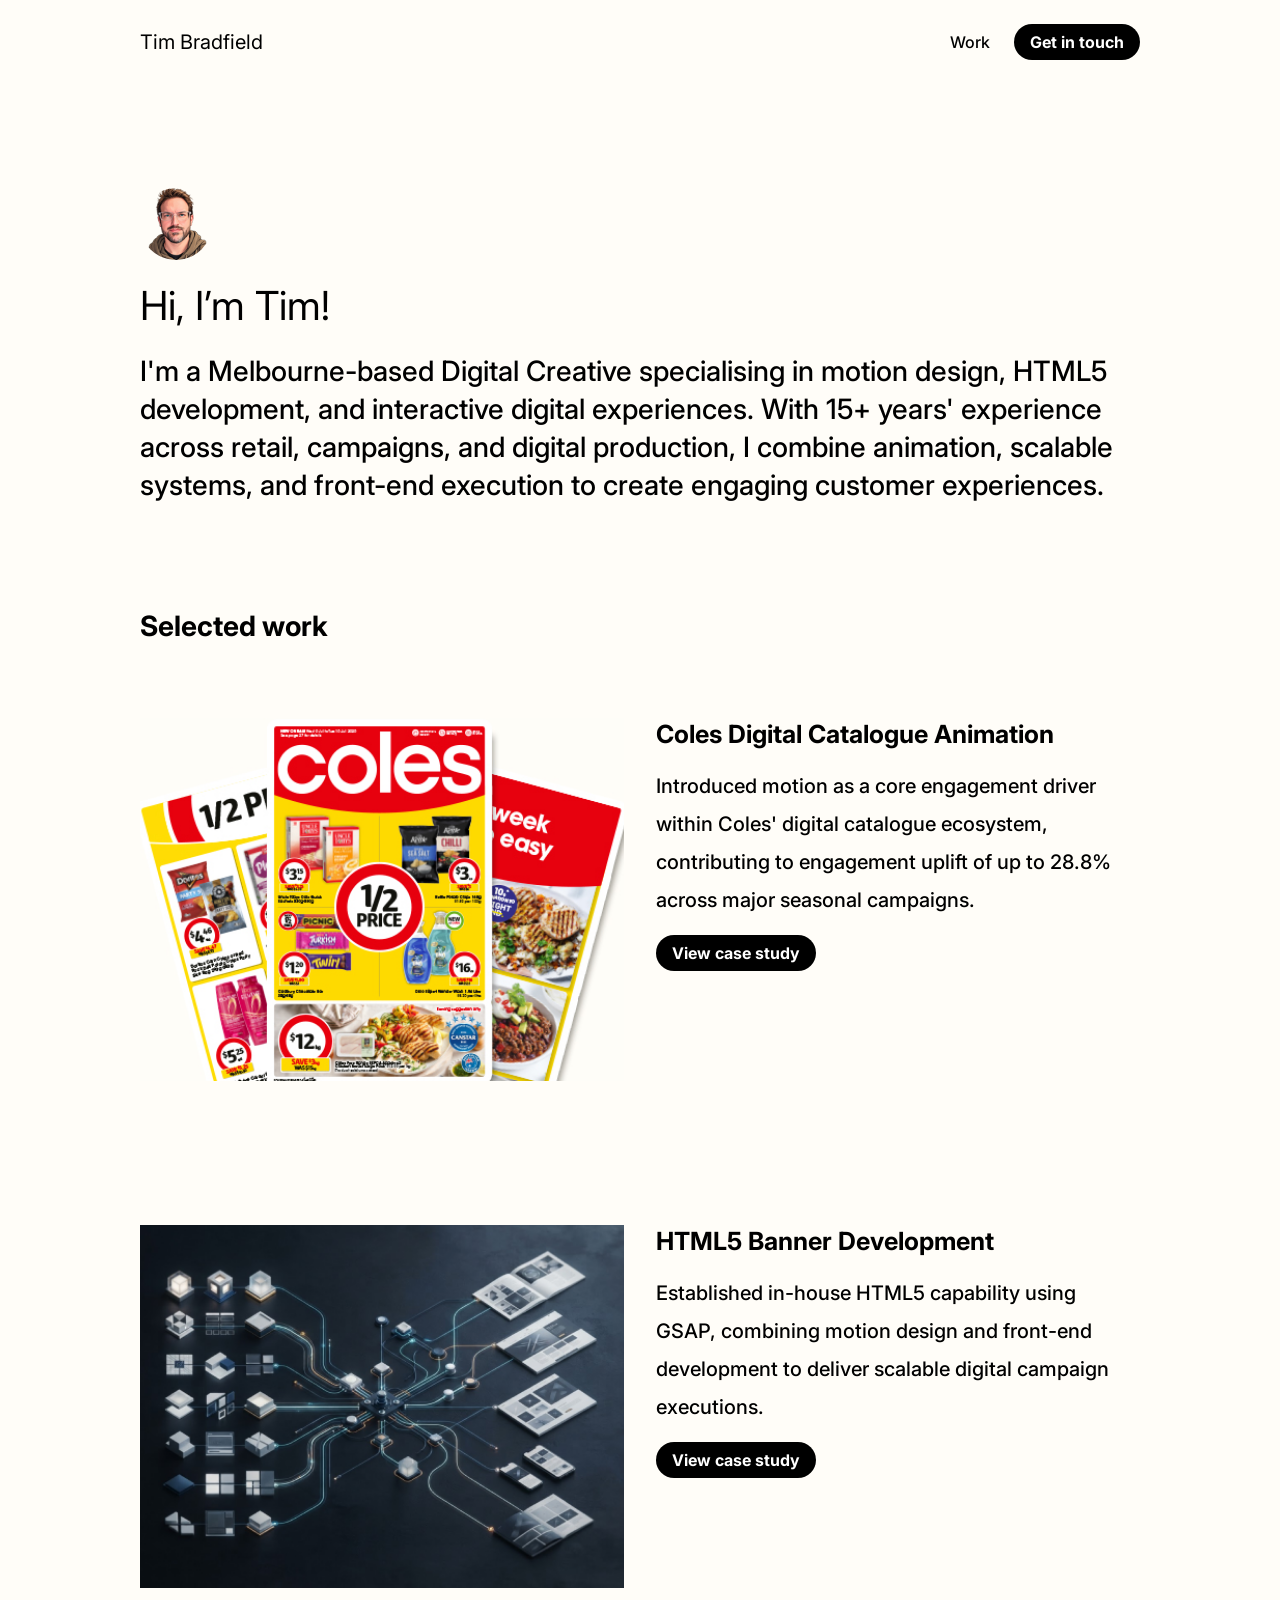
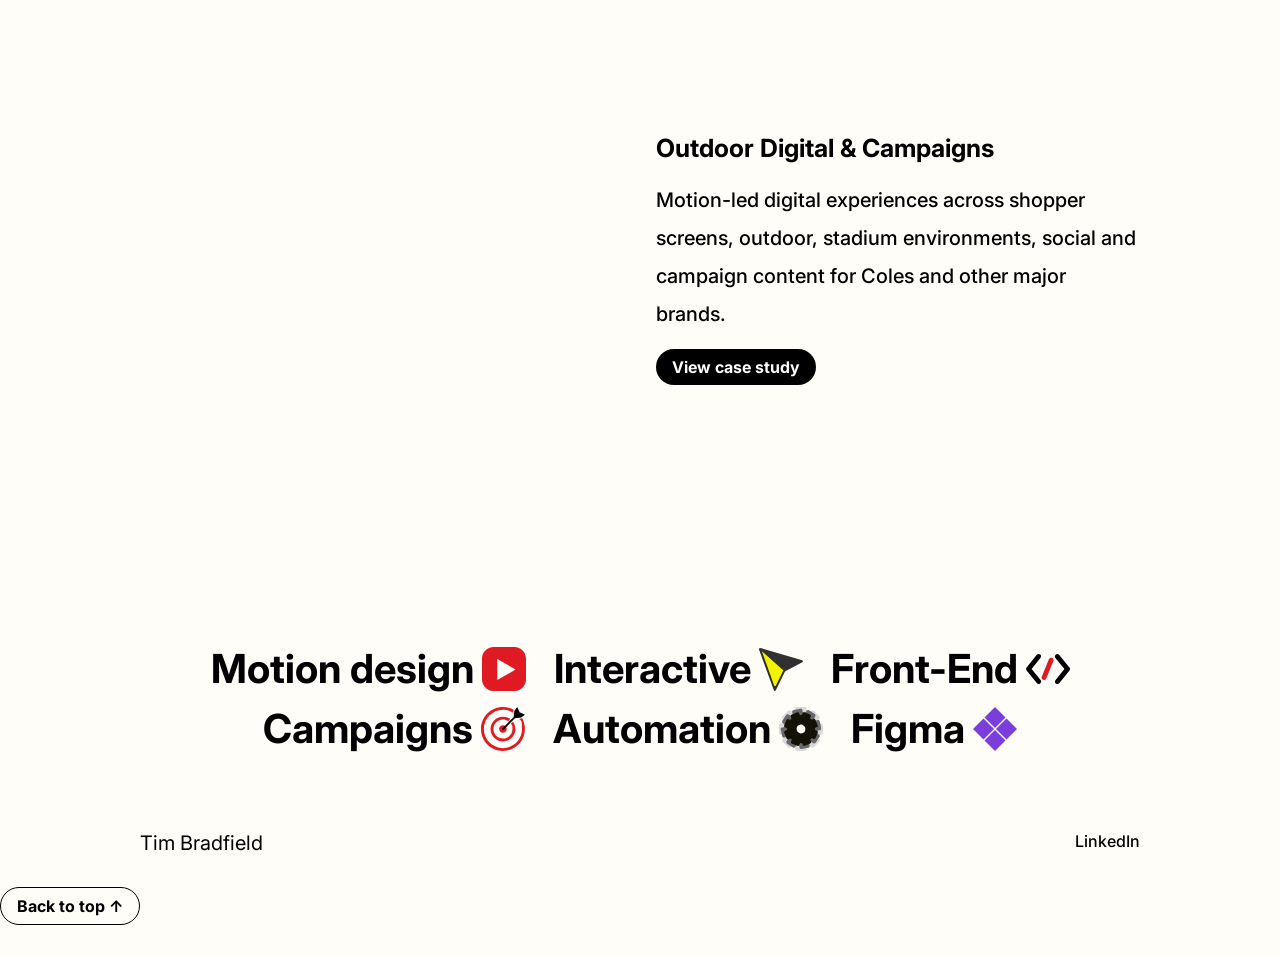
<file: index.html>
<!DOCTYPE html>
<html lang="en">
<head>
  <meta charset="UTF-8">
  <meta name="viewport" content="width=device-width, initial-scale=1.0">

  <meta
    name="description"
    content="Tim Bradfield — Digital Creative specialising in motion design, HTML5 development, interactive experiences and creative automation."
  >

  <title>Tim Bradfield — Digital Creative</title>

  <link
    rel="stylesheet"
    href="https://fonts.googleapis.com/css2?family=Inter:wght@400;500;600;700&display=swap"
  >

  <link rel="stylesheet" href="styles.css">
</head>

<body id="top">

  <header class="site-header">
    <div class="container site-header__inner">

      <a href="#top" class="site-header__logo">
        Tim Bradfield
      </a>

      <nav class="site-header__nav" aria-label="Main navigation">
        <a href="#work">Work</a>
        <a href="#contact" class="button button--primary">
          Get in touch
        </a>
      </nav>

    </div>
  </header>


  <main>

    <!-- Hero -->
    <section class="hero">
      <div class="container hero__inner">

        <img
          src="images/portrait.png"
          class="hero__portrait"
          alt="Tim"
        >

        <h1 class="hero__title">
          Hi, I’m Tim!
        </h1>

        <p class="hero__intro">
          I'm a Melbourne-based Digital Creative specialising in motion
          design, HTML5 development, and interactive digital experiences.
          With 15+ years' experience across retail, campaigns, and digital
          production, I combine animation, scalable systems, and front-end
          execution to create engaging customer experiences.
        </p>

      </div>
    </section>


    <!-- Work -->
    <section id="work" class="work">

      <div class="container">
        <h2 class="section-title">Selected work</h2>
      </div>


      <!-- Project: Catalogue -->
      <article class="project-card">

        <a
          href="case-studies/catalogue.html"
          class="container project-card__inner"
        >

          <img
            src="images/catalogue.jpg"
            class="project-card__media"
            alt="Catalogue animation"
          >

          <div class="project-card__content">

            <h3 class="project-card__title">
              Coles Digital Catalogue Animation
            </h3>

            <p class="project-card__description">
              Introduced motion as a core engagement driver within Coles'
              digital catalogue ecosystem, contributing to engagement uplift
              of up to 28.8% across major seasonal campaigns.
            </p>

            <span class="button button--primary">
              View case study
            </span>

          </div>

        </a>

      </article>


      <!-- Project: HTML5 -->
      <article class="project-card">

        <a
          href="case-studies/html5-banners.html"
          class="container project-card__inner"
        >

          <video
            class="project-card__media"
            autoplay
            muted
            loop
            playsinline
            aria-label="Coles digital catalogue animation"
            poster="/images/html5/poster.jpg"
          >
            <source
              src="videos/html5.mp4"
              type="video/mp4"
            >
          </video>

          <div class="project-card__content">

            <h3 class="project-card__title">
              HTML5 Banner Development
            </h3>

            <p class="project-card__description">
              Established in-house HTML5 capability using GSAP, combining
              motion design and front-end development to deliver scalable
              digital campaign executions.
            </p>

            <span class="button button--primary">
              View case study
            </span>

          </div>

        </a>

      </article>


      <!-- Project: Outdoor Digital & Campaigns -->
      <article class="project-card">

        <a
          href="case-studies/outdoor-digital.html"
          class="container project-card__inner"
        >

          <video
  class="project-card__media"
  autoplay
  muted
  loop
  playsinline
  aria-label="Remedy animated outdoor campaign"
>
  <source
    src="videos/remedyOutdoor1.mp4"
    type="video/mp4"
  >
</video>

          <div class="project-card__content">

            <h3 class="project-card__title">
              Outdoor Digital & Campaigns
            </h3>

            <p class="project-card__description">
              Motion-led digital experiences across shopper screens, outdoor,
              stadium environments, social and campaign content for Coles and
              other major brands.
            </p>

            <span class="button button--primary">
              View case study
            </span>

          </div>

        </a>

      </article>


    </section>


    <!-- Skills -->
    <section class="skills" aria-label="Skills">

      <div class="container skills__inner">

        <div class="skill">
          <span>Motion design</span>
          <img src="images/icon-motion.svg" alt="">
        </div>

        <div class="skill">
          <span>Interactive</span>
          <img src="images/icon-interactive.svg" alt="">
        </div>

        <div class="skill">
          <span>Front-End</span>
          <img src="images/icon-frontend.svg" alt="">
        </div>

        <div class="skill">
          <span>Campaigns</span>
          <img src="images/icon-campaigns.svg" alt="">
        </div>

        <div class="skill">
          <span>Automation</span>
          <img src="images/icon-automation.svg" alt="">
        </div>

        <div class="skill">
          <span>Figma</span>
          <img src="images/icon-figma.svg" alt="">
        </div>

      </div>

    </section>

  </main>


  <!-- Footer -->
  <footer id="contact" class="site-footer">

    <div class="container site-footer__inner">

      <p class="site-footer__name">Tim Bradfield</p>

      <div class="site-footer__contact">
        <a href="https://www.linkedin.com/in/tim-bradfield/" target="_blank" rel="noopener noreferrer">
          LinkedIn
        </a>
      </div>

    </div>

    <a href="#top" class="button button--secondary">
      Back to top ↑
    </a>

  </footer>

</body>
</html>
</file>
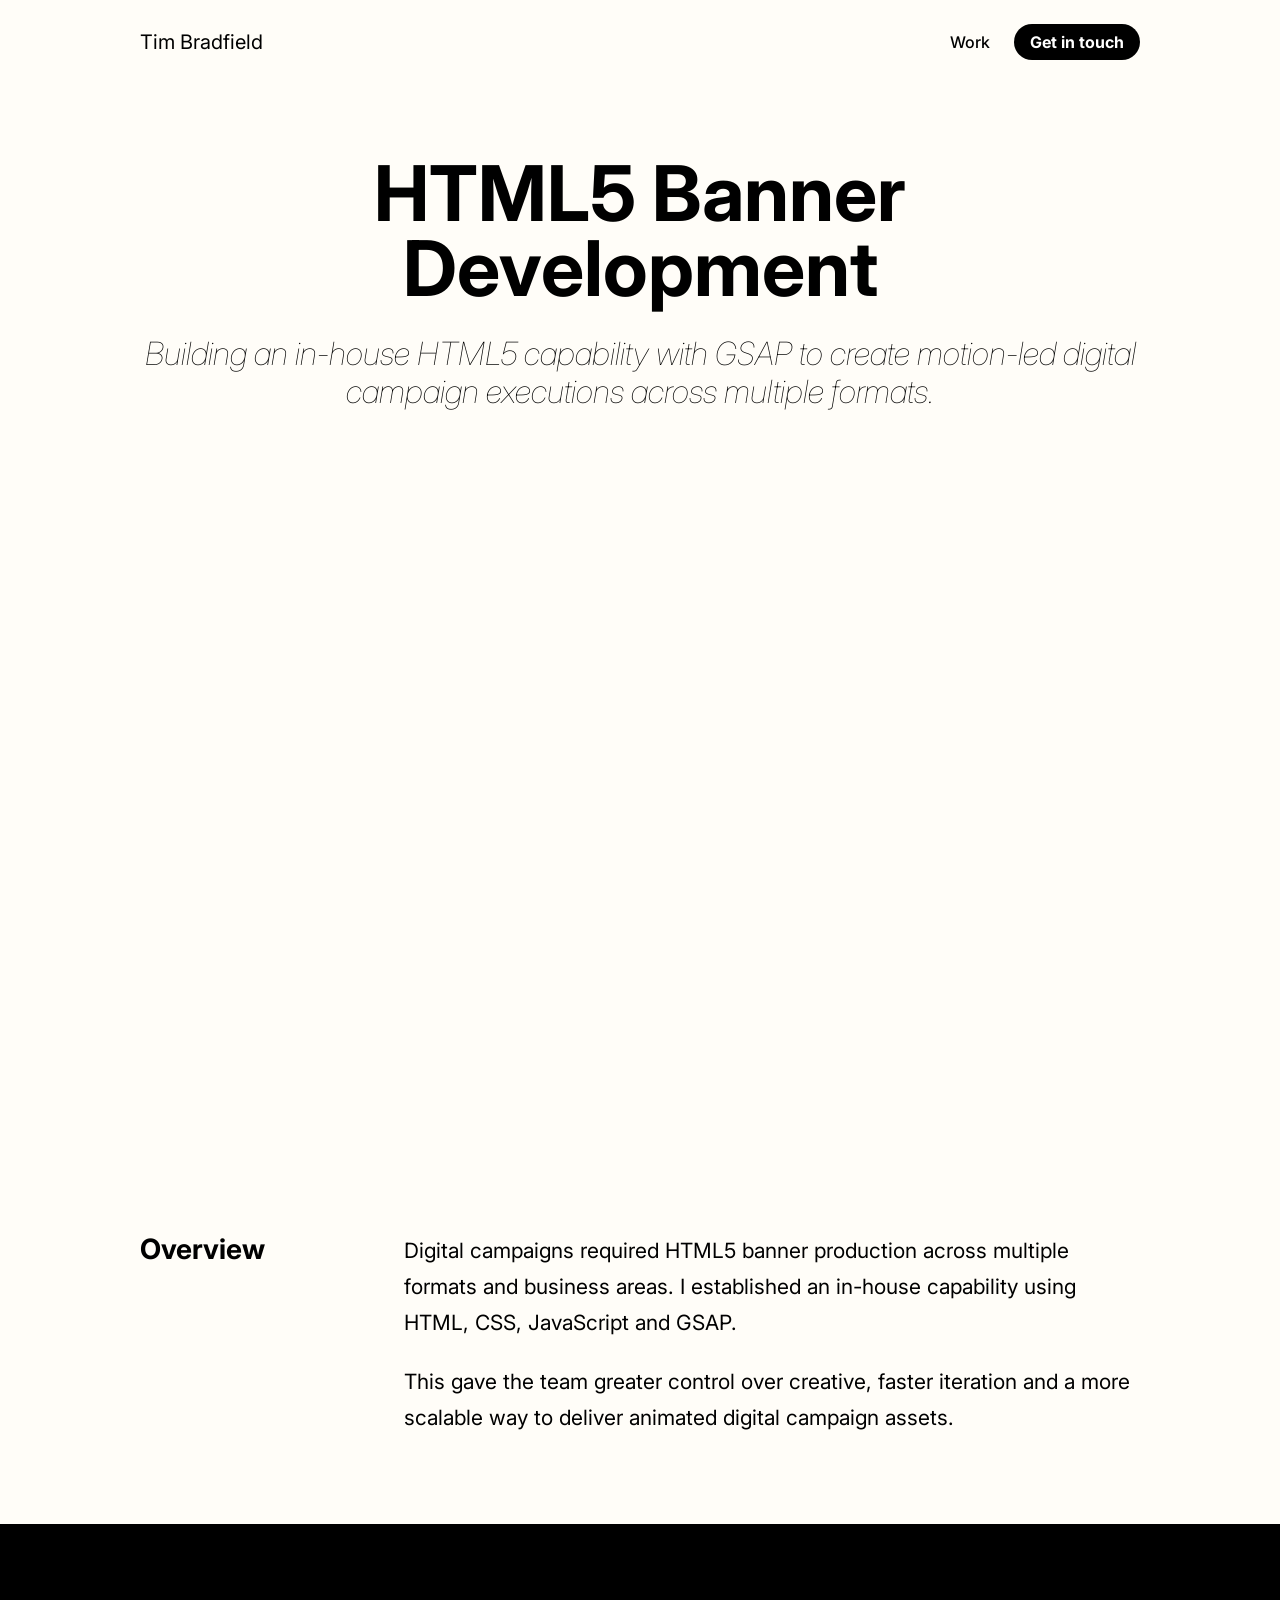
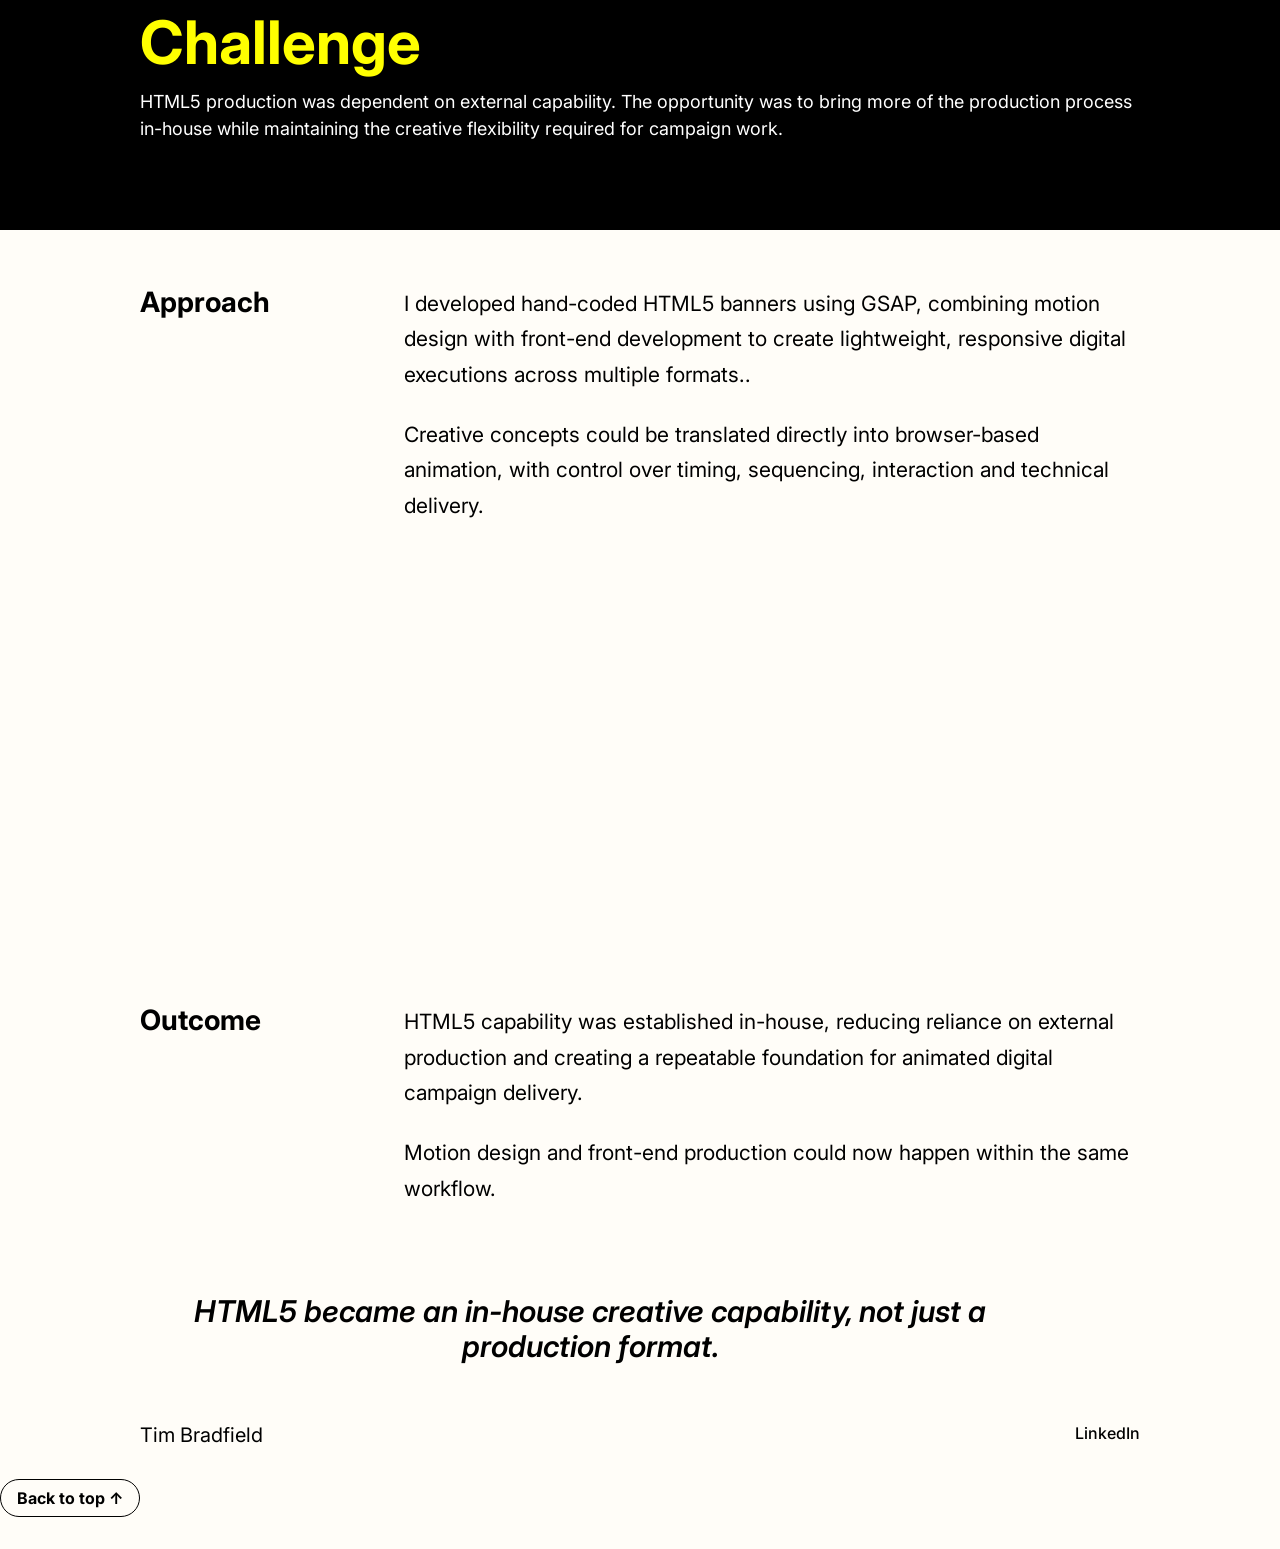
<file: case-studies/html5-banners.html>
<!DOCTYPE html>
<html lang="en">
<head>
  <meta charset="UTF-8">
  <meta name="viewport" content="width=device-width, initial-scale=1.0">

  <meta
    name="description"
    content="Coles HTML5 Banner Development — Tim Bradfield"
  >

  <title>HTML5 Banner Development — Tim Bradfield</title>

  <link
    rel="stylesheet"
    href="https://fonts.googleapis.com/css2?family=Inter:wght@400;500;600;700&display=swap"
  >

  <link rel="stylesheet" href="../styles.css">
</head>

<body>

  <!-- =====================================================
       HEADER
  ====================================================== -->

  <header class="site-header">
    <div class="container site-header__inner">

      <a href="../index.html" class="site-header__logo">
        Tim Bradfield
      </a>

      <nav class="site-header__nav">
        <a href="../index.html#work">Work</a>
        <a href="../index.html#contact" class="button button--primary">
          Get in touch
        </a>
      </nav>

    </div>
  </header>


  <main class="case-study">

    <!-- =====================================================
         HERO
    ====================================================== -->

    <section class="case-study-hero">

      <div class="container">


        <h1 class="case-study__title">
          HTML5 Banner Development
        </h1>

        <p class="case-study__lead">
          Building an in-house HTML5 capability with GSAP to create
          motion-led digital campaign executions across multiple formats.
        </p>

      </div>
      <div class="container">

       <div class="banner-grid">

  <div
    class="banner-frame banner-frame--portrait"
    data-width="300"
    data-height="600"
  >
    <iframe
      src="../banners/PorkSpareRibs/300x600/index.html"
      title="Pork Spare Ribs 300 by 600"
      scrolling="no"
    ></iframe>
  </div>

  <div
    class="banner-frame banner-frame--landscape"
    data-width="300"
    data-height="250"
  >
    <iframe
      src="../banners/PorkSpareRibs/300x250/index.html"
      title="Pork Spare Ribs 300 by 250"
      scrolling="no"
    ></iframe>
  </div>

  <div
    class="banner-frame banner-frame--wide"
    data-width="728"
    data-height="90"
  >
    <iframe
      src="../banners/PorkSpareRibs/728x90/index.html"
      title="Pork Spare Ribs 728 by 90"
      scrolling="no"
    ></iframe>
  </div>
  </div>

</div>

        </div>
      </div>

    </section>


    <!-- =====================================================
         OVERVIEW
    ====================================================== -->

    <section class="case-study-section">

      <div class="container case-study-layout">

        <div class="case-study-section__label">
          <h2>Overview</h2>
        </div>

        <div class="case-study-section__content">
          <p>
            Digital campaigns required HTML5 banner production across
            multiple formats and business areas. I established an
            in-house capability using HTML, CSS, JavaScript and GSAP.
          </p>

          <p>
             This gave the team greater control over creative, faster
             iteration and a more scalable way to deliver animated digital campaign assets.
          </p>

        </div>

      </div>

    </section>

    <!-- =====================================================
         CHALLENGE
    ====================================================== -->
 
    <section class="case-study-results">

      <div class="container">

          <div class="result">
            <strong>Challenge</strong>
            <span>
              HTML5 production was dependent on external capability.
            The opportunity was to bring more of the production process
            in-house while maintaining the creative flexibility required
            for campaign work.
            </span>
          </div>

      </div>

    </section>

    <!-- =====================================================
         APPROACH
    ====================================================== -->

    <section class="case-study-section">

      <div class="container case-study-layout">

        <div class="case-study-section__label">
          <h2>Approach</h2>
        </div>

        <div class="case-study-section__content">
          <p>
            I developed hand-coded HTML5 banners using GSAP,
            combining motion design with front-end development
            to create lightweight, responsive digital executions across multiple formats..
          </p>
          <p>
            Creative concepts could be translated directly into browser-based
            animation, with control over timing, sequencing, interaction and
            technical delivery.
          </p>


        </div>

      </div>
      <div class="container">

       <div class="banner-grid">

  <div
    class="banner-frame banner-frame--landscape"
    data-width="300"
    data-height="250"
  >
    <iframe
      src="../banners/Easter/300x250/index.html"
      title="Easter 300 by 250"
      scrolling="no"
    ></iframe>
  </div>

  <div
    class="banner-frame banner-frame--landscape"
    data-width="300"
    data-height="250"
  >
    <iframe
      src="../banners/LAM/300x250/index.html"
      title="Store Renewal 300 by 250"
      scrolling="no"
    ></iframe>
  </div>

  <div
    class="banner-frame banner-frame--wide"
    data-width="728"
    data-height="90"
  >
    <iframe
      src="../banners/DIP/728x90/index.html"
      title="Dip 728 by 90"
      scrolling="no"
    ></iframe>
  </div>
  </div>

</div>
    </section>

    <!-- =====================================================
         OUTCOME
    ====================================================== -->

    <section class="case-study-section">

      <div class="container case-study-layout">

        <div class="case-study-section__label">
          <h2>Outcome</h2>
        </div>

        <div class="case-study-section__content">

          <p>
            HTML5 capability was established in-house, reducing reliance
            on external production and creating a repeatable foundation
            for animated digital campaign delivery.
          </p>
          <p>
          Motion design and front-end production could now happen within the same workflow.
        </p>

        </div>

      </div>

    </section>


    <!-- =====================================================
         TAKEAWAY
    ====================================================== -->

    <section class="case-study-takeaway">

      <div class="container">

        <p>
          HTML5 became an in-house creative capability, not just a production format.
        </p>

      </div>

    </section>

  </main>


  <!-- =====================================================
       FOOTER
  ====================================================== -->

  <footer id="contact" class="site-footer">

    <div class="container site-footer__inner">

      <p class="site-footer__name">
        Tim Bradfield
      </p>

      <div class="site-footer__contact">
        <a href="https://www.linkedin.com/in/tim-bradfield/" target="_blank" rel="noopener noreferrer">
          LinkedIn
        </a>
      </div>

    </div>

    <a href="#top" class="button button--secondary">
      Back to top ↑
    </a>

  </footer>

<script>
  function scaleBanners() {
    document.querySelectorAll('.banner-frame').forEach((frame) => {
      const iframe = frame.querySelector('iframe');

      const bannerWidth = Number(frame.dataset.width);
      const bannerHeight = Number(frame.dataset.height);

      if (!iframe || !bannerWidth || !bannerHeight) return;

      const gridWidth = frame.parentElement.clientWidth;
      const isWide = frame.classList.contains('banner-frame--wide');
      
      const availableWidth = isWide
        ? gridWidth
        : (gridWidth - 32) / 2;

      const scale = Math.min(
        1,
        availableWidth / bannerWidth
      );

      const displayWidth = bannerWidth * scale;
      const displayHeight = bannerHeight * scale;

      frame.style.setProperty('--banner-width', `${bannerWidth}px`);
      frame.style.setProperty('--banner-height', `${bannerHeight}px`);
      frame.style.setProperty('--banner-scale', scale);
      frame.style.setProperty('--display-width', `${displayWidth}px`);
      frame.style.setProperty('--display-height', `${displayHeight}px`);
    });
  }

  window.addEventListener('load', scaleBanners);
  window.addEventListener('resize', scaleBanners);
</script>
</file>
<file: styles.css>
:root {
  --bg: #fffdf8;
  --black: #000;
  --white: #fff;
  --font: 'Inter', sans-serif;

  --content-width: 1000px;
  --page-padding: 24px;

  --project-gap: 32px;
  --section-spacing: 72px;
}


/* =========================================================
   Base
========================================================= */

* {
  box-sizing: border-box;
  margin: 0;
  padding: 0;
}

html {
  scroll-behavior: smooth;
}

body {
  min-width: 320px;
  min-height: 100vh;
  background: var(--bg);
  color: var(--black);
  font-family: var(--font);
  overflow-x: hidden;
}

img,
video {
  display: block;
  max-width: 100%;
}

a {
  color: inherit;
  text-decoration: none;
}


/* =========================================================
   Layout
========================================================= */

.container {
  width: min(
    calc(100% - (var(--page-padding) * 2)),
    var(--content-width)
  );

  margin-inline: auto;
}


/* =========================================================
   Header
========================================================= */

.site-header {
  padding: 24px 0;
}

.site-header__inner {
  display: flex;
  align-items: center;
  justify-content: space-between;
  gap: 24px;
}

.site-header__logo {
  font-size: 20px;
  font-weight: 400;
}

.site-header__nav {
  display: flex;
  align-items: center;
  gap: 24px;
}

.site-header__nav > a:first-child {
  font-size: 16px;
  font-weight: 500;
}


/* =========================================================
   Buttons
========================================================= */

.button {
  display: inline-flex;
  align-items: center;
  justify-content: center;

  padding: 10px 16px;
  border-radius: 20px;

  font-size: 16px;
  line-height: 1;
  font-weight: 700;

  white-space: nowrap;
}

.button--primary {
  background: var(--black);
  color: var(--white);
}

.button--secondary {
  border: 1px solid var(--black);
  background: var(--bg);
  color: var(--black);
}


/* =========================================================
   Hero
========================================================= */

.hero {
  padding: 104px 0;
}

.hero__inner {
  display: flex;
  flex-direction: column;
  align-items: flex-start;
  gap: 24px;
}

.hero__portrait {
  width: 72px;
  height: 72px;
  object-fit: cover;
  border-radius: 50%;
}

.hero__title {
  font-size: 40px;
  line-height: 1.1;
  font-weight: 400;
}

.hero__intro {
  max-width: 100%;
  font-size: 28px;
  line-height: 1.36;
  font-weight: 500;
}


/* =========================================================
   Work
========================================================= */

.work {
  padding-bottom: 0;
}

.section-title {
  margin-bottom: 0;
  font-size: 28px;
  line-height: 1.35;
  font-weight: 700;
}


/* =========================================================
   Project cards
========================================================= */

.project-card {
  padding: var(--section-spacing) 0;
}

.project-card__inner {
  display: flex;
  align-items: flex-start;
  gap: var(--project-gap);
}

.project-card__media {
  width: calc(50% - 16px);
  flex: 0 1 calc(50% - 16px);

  aspect-ratio: 4 / 3;
  object-fit: cover;
}

.project-card__content {
  flex: 1 1 0;

  display: flex;
  flex-direction: column;
  align-items: flex-start;
  gap: 16px;

  min-width: 0;
}

.project-card__title {
  font-size: 25px;
  line-height: 1.3;
  font-weight: 700;
}

.project-card__description {
  font-size: 20px;
  line-height: 1.9;
  font-weight: 500;
}


/* =========================================================
   Skills
========================================================= */

.skills {
  padding: 80px 0;
}

.skills__inner {
  display: flex;
  flex-wrap: wrap;
  justify-content: center;
  align-items: center;
  gap: 16px 28px;
}

.skill {
  display: inline-flex;
  align-items: center;
  gap: 8px;

  white-space: nowrap;

  font-size: 40px;
  line-height: 1.1;
  font-weight: 700;
}

.skill img {
  width: 44px;
  height: 44px;
  object-fit: contain;
}


/* =========================================================
   Footer
========================================================= */

.site-footer {
  padding: 0 0 32px;
}

.site-footer__inner {
  display: flex;
  align-items: flex-start;
  justify-content: space-between;
  gap: 24px;
  margin-bottom: 32px;
}

.site-footer__name {
  font-size: 20px;
  font-weight: 400;
}

.site-footer__contact {
  display: flex;
  align-items: center;
  gap: 24px;

  font-size: 16px;
  font-weight: 500;
}


/* =========================================================
   Mobile
========================================================= */

@media (max-width: 768px) {

  :root {
    --page-padding: 16px;
    --project-gap: 24px;
    --section-spacing: 40px;
  }

  .site-header {
    padding: 16px 0;
  }

  .site-header__nav {
    gap: 12px;
  }

  .site-header__nav > a:first-child {

    font-size: 14px;

  }

  .site-header__nav .button {

    font-size: 14px;

    padding: 9px 12px;

  }


  .hero {
    padding: 72px 0;
  }

  .hero__portrait {
    width: 64px;
    height: 64px;
  }

  .hero__title {
    font-size: 32px;
  }

  .hero__intro {
    font-size: 20px;
    line-height: 1.5;
  }

  .section-title {
    font-size: 24px;
  }

  .project-card__inner {
    flex-direction: column;
  }

  .project-card__media {
    width: 100%;
    flex: none;
  }

  .project-card__content {
    width: 100%;
    flex: none;
  }

  .project-card__title {
    font-size: 22px;
    line-height: 1.35;
  }

  .project-card__description {
    font-size: 17px;
    line-height: 1.65;
  }

  .skills {
    padding: 56px 0;
  }

  .skills__inner {
    justify-content: flex-start;
    gap: 14px 20px;
  }

  .skill {
    font-size: 26px;
  }

  .skill img {
    width: 30px;
    height: 30px;
  }

  .site-footer__inner {
    flex-direction: column;
    gap: 16px;
  }

  .site-footer__contact {
    flex-direction: column;
    align-items: flex-start;
    gap: 8px;
  }

}

@media (max-width: 480px) {

  .hero__title {
    font-size: 30px;
  }

  .hero__intro {
    font-size: 18px;
  }

}


/* =========================================================
   Case study template
========================================================= */

.case-study {
  width: 100%;
}

.case-study-hero {
  padding: 72px 0 80px;
}


.case-study__title {
  max-width: 1000px;
  margin-bottom: 28px;
  font-size: clamp(44px, 6vw, 80px);
  line-height: 0.98;
  font-weight: 700;
  text-align:center;
}

.case-study__lead {
  max-width: 1000px;
  font-size: clamp(22px, 3vw, 32px);
  line-height: 1.2;
  font-weight: 100;
  text-align:center;
  font-style: italic;
}

.case-study__hero-media {
  margin-top: 72px;
}

.case-study__hero-media img {
  width: 100%;
  height: auto;
  display: block;
}


/* Sections */

.case-study-section {
  padding-bottom: 88px;
}

.case-study-layout {
  display: grid;
  grid-template-columns: 200px minmax(0, 760px);
  gap: 64px;
}

.case-study-section__label h2,
.case-study-results h2 {
  font-size: 28px;
  line-height: 1.2;
  font-weight: 700;
}

.case-study-section__content p {
  font-size: 21px;
  line-height: 1.7;
}

.case-study-section__content p + p {
  margin-top: 24px;
}


/* Results */

.case-study-results {
  padding: 88px 0;
  background: var(--black);
  color: var(--white);
  margin-bottom: 56px;

}

.results-grid {
  display: grid;
  grid-template-columns: repeat(3, 1fr);
  gap: 48px;
  margin-top: 56px;
}

.result {
  display: flex;
  flex-direction: column;
  gap: 16px;
}

.result strong {
  font-size: clamp(30px, 5vw, 60px);
  line-height: 1;
  font-weight: 700;
  color:yellow
}

.result span {
  font-size: 18px;
  line-height: 1.5;
}


/* Media */

.case-study-media {
  padding: 40px 0 88px;
}

.case-study-media img,
.case-study-media video {
  width: 100%;
  height: auto;
  max-width: 100%;
  display: block;
}
/* Case study two-up media */

.case-study-media .media-grid {
  align-items: start;
}

.case-study-media .media-grid video {
  width: 100%;
  height: auto;
  max-width: 100%;
}

/* Takeaway */

.case-study-takeaway {
  padding-bottom: 60px;
}

.case-study-takeaway p {
  max-width: 900px;
  font-size: clamp(20px, 4vw, 30px);
  line-height: 1.15;
  font-weight: 600;
  text-align: center;
  font-style: italic;
}


/* Mobile */

@media (max-width: 768px) {

  .case-study-hero {
    padding: 56px 0 48px;
  }

  .case-study__hero-media {
    margin-top: 48px;
  }

  .case-study-section {
    padding: 30px 0;
  }

  .case-study-layout {
    grid-template-columns: 1fr;
    gap: 24px;
  }

  .case-study-section__content p {
    font-size: 18px;
    line-height: 1.65;
  }

  .results-grid {
    grid-template-columns: 1fr;
    gap: 40px;
    margin-top: 40px;
  }

  .case-study-media {
    padding: 24px 0 0px;
  }

  .case-study-takeaway {
    padding: 30px 0;
  }

}

/* =========================================================
   HTML5 banner showcase
========================================================= */

.banner-showcase {
  padding: 88px 0;
}

.banner-showcase__header {
  max-width: 760px;
  margin-bottom: 48px;
}

.banner-showcase__header h2 {
  margin-bottom: 20px;
  font-size: 28px;
  line-height: 1.2;
  font-weight: 700;
}

.banner-showcase__header p {
  font-size: 20px;
  line-height: 1.6;
}

.banner-grid {
  display: grid;
  grid-template-columns: 1fr 1fr;
  align-items: start;
  justify-items: center;
  gap: 32px;
  padding-top:20px;
}

.banner-frame {
  position: relative;
  width: 100%;
  overflow: hidden;
  margin-inline: auto;
  
}

.banner-frame iframe {
  display: block;
  width: var(--banner-width);
  height: var(--banner-height);
  border: 0;
  transform-origin: top left;
  transform: scale(var(--banner-scale));
  pointer-events: none;
}

/* The first two banners sit naturally in their columns */
.banner-frame--portrait {
  width: var(--display-width);
  height: var(--display-height);
}

.banner-frame--landscape {
  height: var(--display-height);
  width: var(--display-width);
  align-self: end;
}


/* Leaderboard */
.banner-frame--wide {
  grid-column: 1 / -1;
  width: var(--display-width);
  height: var(--display-height);
}

/* Mobile */
@media (max-width: 768px) {

  .banner-grid {
    grid-template-columns: 1fr;
    gap: 24px;
  }

  .banner-frame--wide {
    grid-column: auto;
  }

}

.media-grid {
  display: grid;
  grid-template-columns: 1fr 1fr;
  gap: 32px;
}

.media-grid video,
.case-study__hero-image {
  width: 100%;
  height: auto;
  display: block;
}

.media-grid--square video {
  aspect-ratio: 1 / 1;
  object-fit: cover;
}

@media (max-width: 768px) {
  .media-grid {
    grid-template-columns: 1fr;
    gap: 24px;
  }
}
</file>
